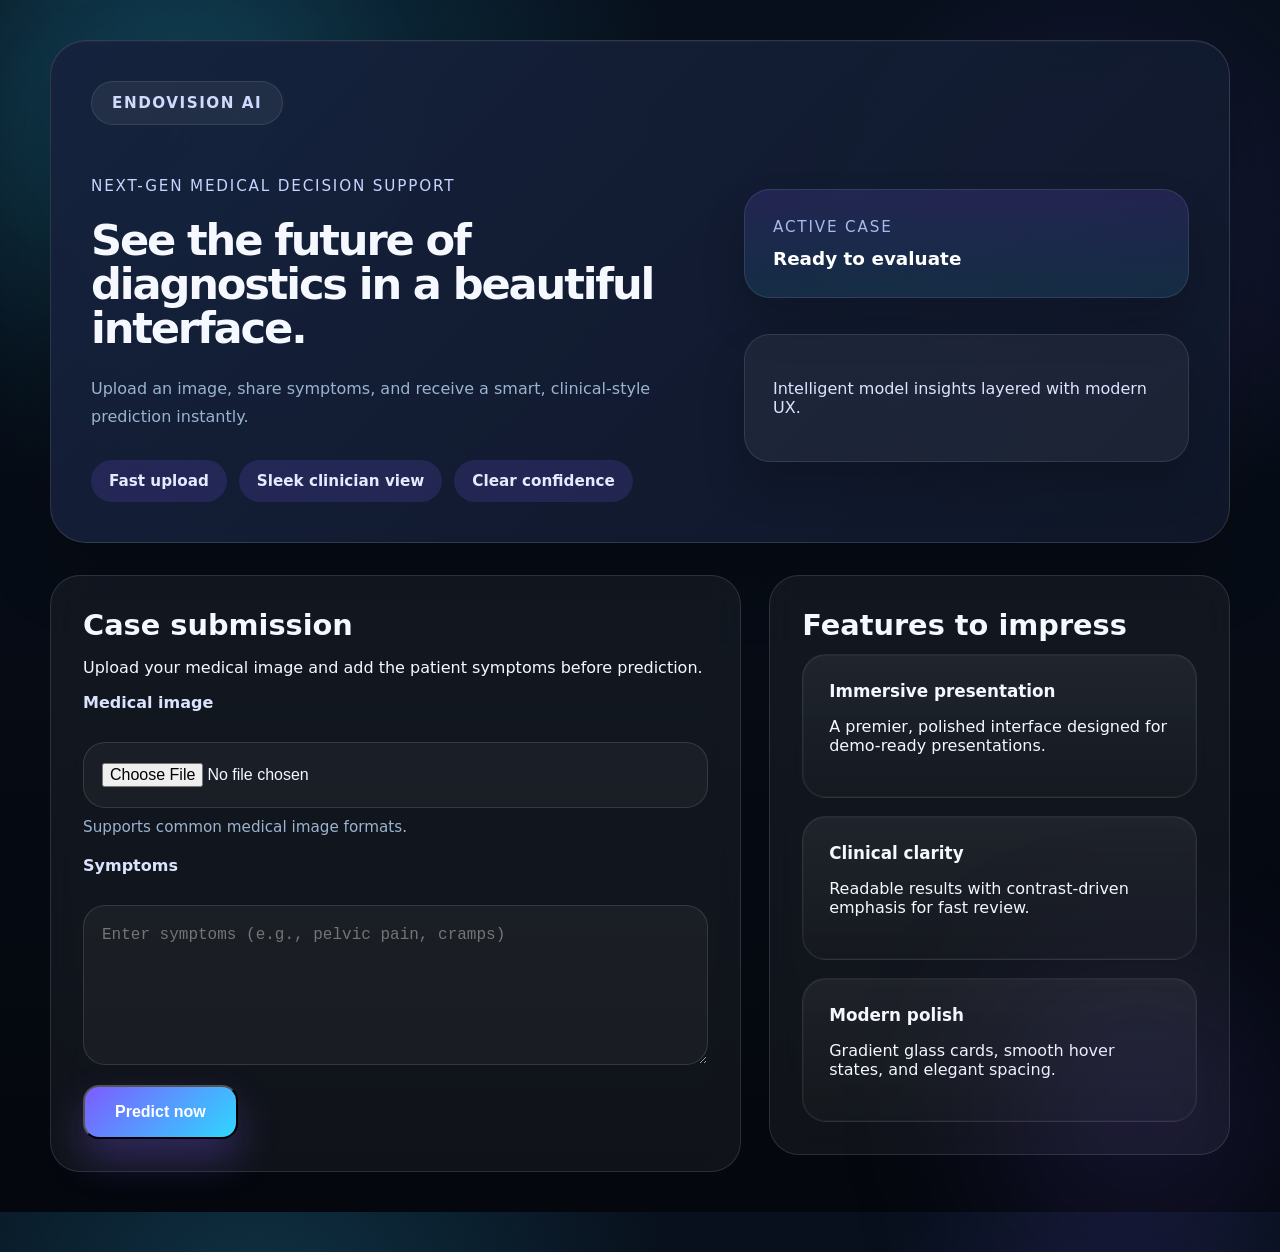
<file: templates/index.html>
<!DOCTYPE html>
<html lang="en">
<head>
    <meta charset="UTF-8">
    <meta name="viewport" content="width=device-width, initial-scale=1.0">
    <title>EndoVision AI</title>
    <link rel="stylesheet" href="/static/style.css">
</head>
<body>
    <div class="page-shell">
        <div class="hero-frame">
            <div class="hero-badge">EndoVision AI</div>
            <div class="hero-panel">
                <div class="hero-copy">
                    <p class="eyebrow">Next-gen medical decision support</p>
                    <h1>See the future of diagnostics in a beautiful interface.</h1>
                    <p>Upload an image, share symptoms, and receive a smart, clinical-style prediction instantly.</p>
                    <div class="hero-pill-row">
                        <span class="hero-pill">Fast upload</span>
                        <span class="hero-pill">Sleek clinician view</span>
                        <span class="hero-pill">Clear confidence</span>
                    </div>
                </div>
                <div class="hero-visual">
                    <div class="visual-chip">
                        <span>Active case</span>
                        <strong>Ready to evaluate</strong>
                    </div>
                    <div class="visual-card">
                        <p>Intelligent model insights layered with modern UX.</p>
                    </div>
                </div>
            </div>
        </div>

        <main class="content-grid">
            <section class="panel form-panel">
                <div class="panel-header">
                    <h2>Case submission</h2>
                    <p>Upload your medical image and add the patient symptoms before prediction.</p>
                </div>
                <form action="/predict" method="post" enctype="multipart/form-data" class="styled-form">
                    <label class="field-label" for="image">Medical image</label>
                    <div class="file-upload">
                        <input type="file" id="image" name="image" required class="file-input">
                        <span class="file-note">Supports common medical image formats.</span>
                    </div>

                    <label class="field-label" for="symptoms">Symptoms</label>
                    <textarea id="symptoms" name="symptoms" rows="5" placeholder="Enter symptoms (e.g., pelvic pain, cramps)"></textarea>

                    <button type="submit" class="primary-btn">Predict now</button>
                </form>
            </section>

            <section class="panel info-panel">
                <div class="panel-header">
                    <h2>Features to impress</h2>
                </div>
                <div class="info-list modern-grid">
                    <div class="info-item">
                        <strong>Immersive presentation</strong>
                        <p>A premier, polished interface designed for demo-ready presentations.</p>
                    </div>
                    <div class="info-item">
                        <strong>Clinical clarity</strong>
                        <p>Readable results with contrast-driven emphasis for fast review.</p>
                    </div>
                    <div class="info-item">
                        <strong>Modern polish</strong>
                        <p>Gradient glass cards, smooth hover states, and elegant spacing.</p>
                    </div>
                </div>
            </section>
        </main>
    </div>
</body>
</html>
</file>
<file: static/style.css>
:root {
    --bg: #060b15;
    --surface: rgba(255, 255, 255, 0.08);
    --surface-strong: rgba(255, 255, 255, 0.12);
    --text: #f6f8ff;
    --muted: #9bb3cf;
    --accent: #7d5cff;
    --accent-strong: #2fd7ff;
    --accent-soft: rgba(124, 92, 255, 0.18);
    --border: rgba(255, 255, 255, 0.12);
    --shadow: 0 30px 70px rgba(0, 0, 0, 0.24);
}

* {
    box-sizing: border-box;
}

html, body {
    margin: 0;
    min-height: 100%;
    font-family: Inter, ui-sans-serif, system-ui, -apple-system, BlinkMacSystemFont, "Segoe UI", sans-serif;
    background: radial-gradient(circle at 20% 10%, rgba(47, 215, 255, 0.18), transparent 28%),
                radial-gradient(circle at 85% 20%, rgba(125, 92, 255, 0.16), transparent 20%),
                linear-gradient(180deg, #08101d 0%, #04070d 100%);
    color: var(--text);
}

body {
    display: flex;
    justify-content: center;
    padding: 40px 18px;
}

.page-shell {
    width: min(1180px, 100%);
    position: relative;
}

.page-shell::before,
.page-shell::after {
    content: "";
    position: absolute;
    border-radius: 50%;
    filter: blur(90px);
    pointer-events: none;
}

.page-shell::before {
    width: 320px;
    height: 320px;
    background: rgba(47, 215, 255, 0.15);
    top: -90px;
    left: -80px;
}

.page-shell::after {
    width: 260px;
    height: 260px;
    background: rgba(125, 92, 255, 0.16);
    bottom: -80px;
    right: -40px;
}

.hero-frame {
    position: relative;
    overflow: hidden;
    border-radius: 36px;
    background: linear-gradient(135deg, rgba(22, 34, 61, 0.96), rgba(16, 24, 42, 0.92));
    border: 1px solid rgba(255, 255, 255, 0.12);
    box-shadow: inset 0 1px 0 rgba(255, 255, 255, 0.04), var(--shadow);
    padding: 40px;
    margin-bottom: 32px;
}

.hero-badge {
    display: inline-flex;
    align-items: center;
    justify-content: center;
    margin-bottom: 24px;
    font-size: 0.95rem;
    font-weight: 700;
    letter-spacing: 0.1em;
    text-transform: uppercase;
    color: #d2d9ff;
    padding: 12px 20px;
    border-radius: 999px;
    background: rgba(255, 255, 255, 0.06);
    border: 1px solid rgba(255, 255, 255, 0.1);
}

.hero-panel {
    display: grid;
    grid-template-columns: 1.4fr 1fr;
    gap: 30px;
    align-items: center;
}

.hero-copy .eyebrow {
    font-size: 0.95rem;
    color: #c8d3ff;
    text-transform: uppercase;
    letter-spacing: 0.12em;
    margin-bottom: 18px;
}

.hero-copy h1 {
    margin: 0;
    font-size: clamp(2.7rem, 2.5vw, 4rem);
    line-height: 1.02;
    letter-spacing: -0.05em;
}

.hero-copy p {
    margin: 24px 0 0;
    max-width: 56ch;
    line-height: 1.8;
    color: var(--muted);
}

.hero-pill-row {
    display: flex;
    flex-wrap: wrap;
    gap: 12px;
    margin-top: 28px;
}

.hero-pill {
    padding: 12px 18px;
    border-radius: 999px;
    background: rgba(124, 92, 255, 0.16);
    color: #e5eaff;
    font-size: 0.95rem;
    font-weight: 600;
}

.hero-visual {
    position: relative;
    display: grid;
    gap: 18px;
    align-items: end;
}

.visual-card,
.visual-chip {
    border-radius: 26px;
    padding: 28px;
    background: rgba(255, 255, 255, 0.05);
    border: 1px solid rgba(255, 255, 255, 0.1);
    box-shadow: 0 24px 44px rgba(0, 0, 0, 0.18);
}

.visual-chip {
    display: flex;
    flex-direction: column;
    gap: 12px;
    background: linear-gradient(180deg, rgba(124, 92, 255, 0.16), rgba(47, 215, 255, 0.1));
}

.visual-chip span {
    font-size: 0.95rem;
    text-transform: uppercase;
    letter-spacing: 0.12em;
    color: #a8b9ec;
}

.visual-chip strong {
    font-size: 1.15rem;
    color: #fff;
}

.visual-card {
    margin-top: 18px;
    color: #dde4ff;
}

.content-grid {
    display: grid;
    gap: 28px;
    grid-template-columns: 1.2fr 0.8fr;
    align-items: start;
}

.panel {
    border: 1px solid rgba(255, 255, 255, 0.12);
    border-radius: 30px;
    background: rgba(255, 255, 255, 0.05);
    backdrop-filter: blur(16px);
    padding: 32px;
}

.panel-header h2 {
    margin: 0 0 12px;
    font-size: 1.8rem;
}

.styled-form {
    display: grid;
    gap: 20px;
}

.field-label {
    display: block;
    margin-bottom: 10px;
    color: #dbe3ff;
    font-weight: 700;
}

.file-upload {
    display: flex;
    flex-direction: column;
    gap: 10px;
}

.file-note {
    color: var(--muted);
    font-size: 0.95rem;
}

input[type="file"],
textarea {
    width: 100%;
    border-radius: 22px;
    border: 1px solid rgba(255, 255, 255, 0.12);
    background: rgba(255, 255, 255, 0.04);
    color: var(--text);
    padding: 20px 18px;
    font-size: 1rem;
    outline: none;
    transition: border-color 0.25s ease, transform 0.25s ease, box-shadow 0.25s ease;
}

textarea {
    min-height: 160px;
    resize: vertical;
}

input[type="file"]:focus,
textarea:focus {
    border-color: rgba(47, 215, 255, 0.6);
    box-shadow: 0 0 0 4px rgba(47, 215, 255, 0.1);
    transform: translateY(-1px);
}

.primary-btn,
.secondary-btn {
    display: inline-flex;
    align-items: center;
    justify-content: center;
    width: fit-content;
    border-radius: 16px;
    padding: 16px 30px;
    font-size: 1rem;
    font-weight: 700;
    cursor: pointer;
    transition: transform 0.25s ease, box-shadow 0.25s ease, background 0.25s ease;
    text-decoration: none;
}

.primary-btn {
    background: linear-gradient(135deg, var(--accent), var(--accent-strong));
    color: #fff;
    box-shadow: 0 20px 40px rgba(124, 92, 255, 0.3);
}

.primary-btn:hover,
.secondary-btn:hover {
    transform: translateY(-3px);
}

.secondary-btn {
    color: #f6f8ff;
    background: rgba(255, 255, 255, 0.08);
    border: 1px solid rgba(255, 255, 255, 0.14);
}

.info-list {
    display: grid;
    gap: 18px;
}

.modern-grid {
    grid-template-columns: 1fr;
}

.info-item {
    border-radius: 24px;
    padding: 26px;
    background: linear-gradient(180deg, rgba(255, 255, 255, 0.06), rgba(255, 255, 255, 0.02));
    border: 1px solid rgba(255, 255, 255, 0.08);
    box-shadow: inset 0 0 0 1px rgba(255, 255, 255, 0.03);
}

.info-item strong {
    display: block;
    margin-bottom: 12px;
    font-size: 1.05rem;
}

.result-shell {
    border-radius: 36px;
    padding: 40px;
    margin-top: 24px;
    background: linear-gradient(180deg, rgba(11, 20, 34, 0.96), rgba(8, 12, 22, 0.92));
}

.result-panel {
    display: grid;
    gap: 28px;
}

.result-grid {
    grid-template-columns: 1.1fr 0.9fr;
}

.result-summary {
    display: grid;
    gap: 20px;
}

.status-chip {
    display: inline-flex;
    align-items: center;
    padding: 10px 18px;
    border-radius: 999px;
    background: rgba(47, 215, 255, 0.12);
    color: #cbe8ff;
    font-size: 0.95rem;
    letter-spacing: 0.08em;
    text-transform: uppercase;
}

.result-block {
    border-radius: 24px;
    padding: 24px;
    background: rgba(255, 255, 255, 0.05);
    border: 1px solid rgba(255, 255, 255, 0.12);
}

.accent-block {
    background: linear-gradient(135deg, rgba(124, 92, 255, 0.18), rgba(47, 215, 255, 0.12));
}

.result-heading {
    margin: 0 0 8px;
    font-size: 1rem;
    color: var(--muted);
}

.result-value {
    margin: 0;
    font-size: 2rem;
    font-weight: 800;
    letter-spacing: -0.03em;
    color: #f4f8ff;
}

.result-copy {
    color: var(--muted);
    line-height: 1.8;
}

.note-copy {
    margin-top: -10px;
}

.result-preview {
    display: grid;
    gap: 18px;
}

.preview-pair {
    display: grid;
    gap: 18px;
    grid-template-columns: 1fr 1fr;
}

.preview-label {
    display: inline-flex;
    align-items: center;
    gap: 10px;
    color: #c8d3ff;
    font-size: 0.95rem;
    text-transform: uppercase;
    letter-spacing: 0.12em;
}

.image-frame {
    border-radius: 32px;
    overflow: hidden;
    border: 1px solid rgba(255, 255, 255, 0.1);
    box-shadow: 0 25px 60px rgba(0, 0, 0, 0.24);
    background: rgba(255, 255, 255, 0.02);
}

.heatmap-frame {
    border: 1px solid rgba(47, 215, 255, 0.25);
}

.image-frame img {
    width: 100%;
    height: auto;
    display: block;
}

.visual-footer {
    display: flex;
    justify-content: space-between;
    gap: 16px;
    border-radius: 22px;
    padding: 18px 22px;
    background: rgba(255, 255, 255, 0.05);
    border: 1px solid rgba(255, 255, 255, 0.08);
}

.visual-footer span {
    color: var(--muted);
}

.visual-footer strong {
    color: #f4f8ff;
}

@media (max-width: 980px) {
    .hero-panel,
    .content-grid,
    .result-grid {
        grid-template-columns: 1fr;
    }
}

@media (max-width: 680px) {
    body {
        padding: 20px 12px;
    }

    .hero-frame,
    .panel,
    .result-shell {
        padding: 28px;
    }

    .primary-btn,
    .secondary-btn {
        width: 100%;
    }
}
</file>
